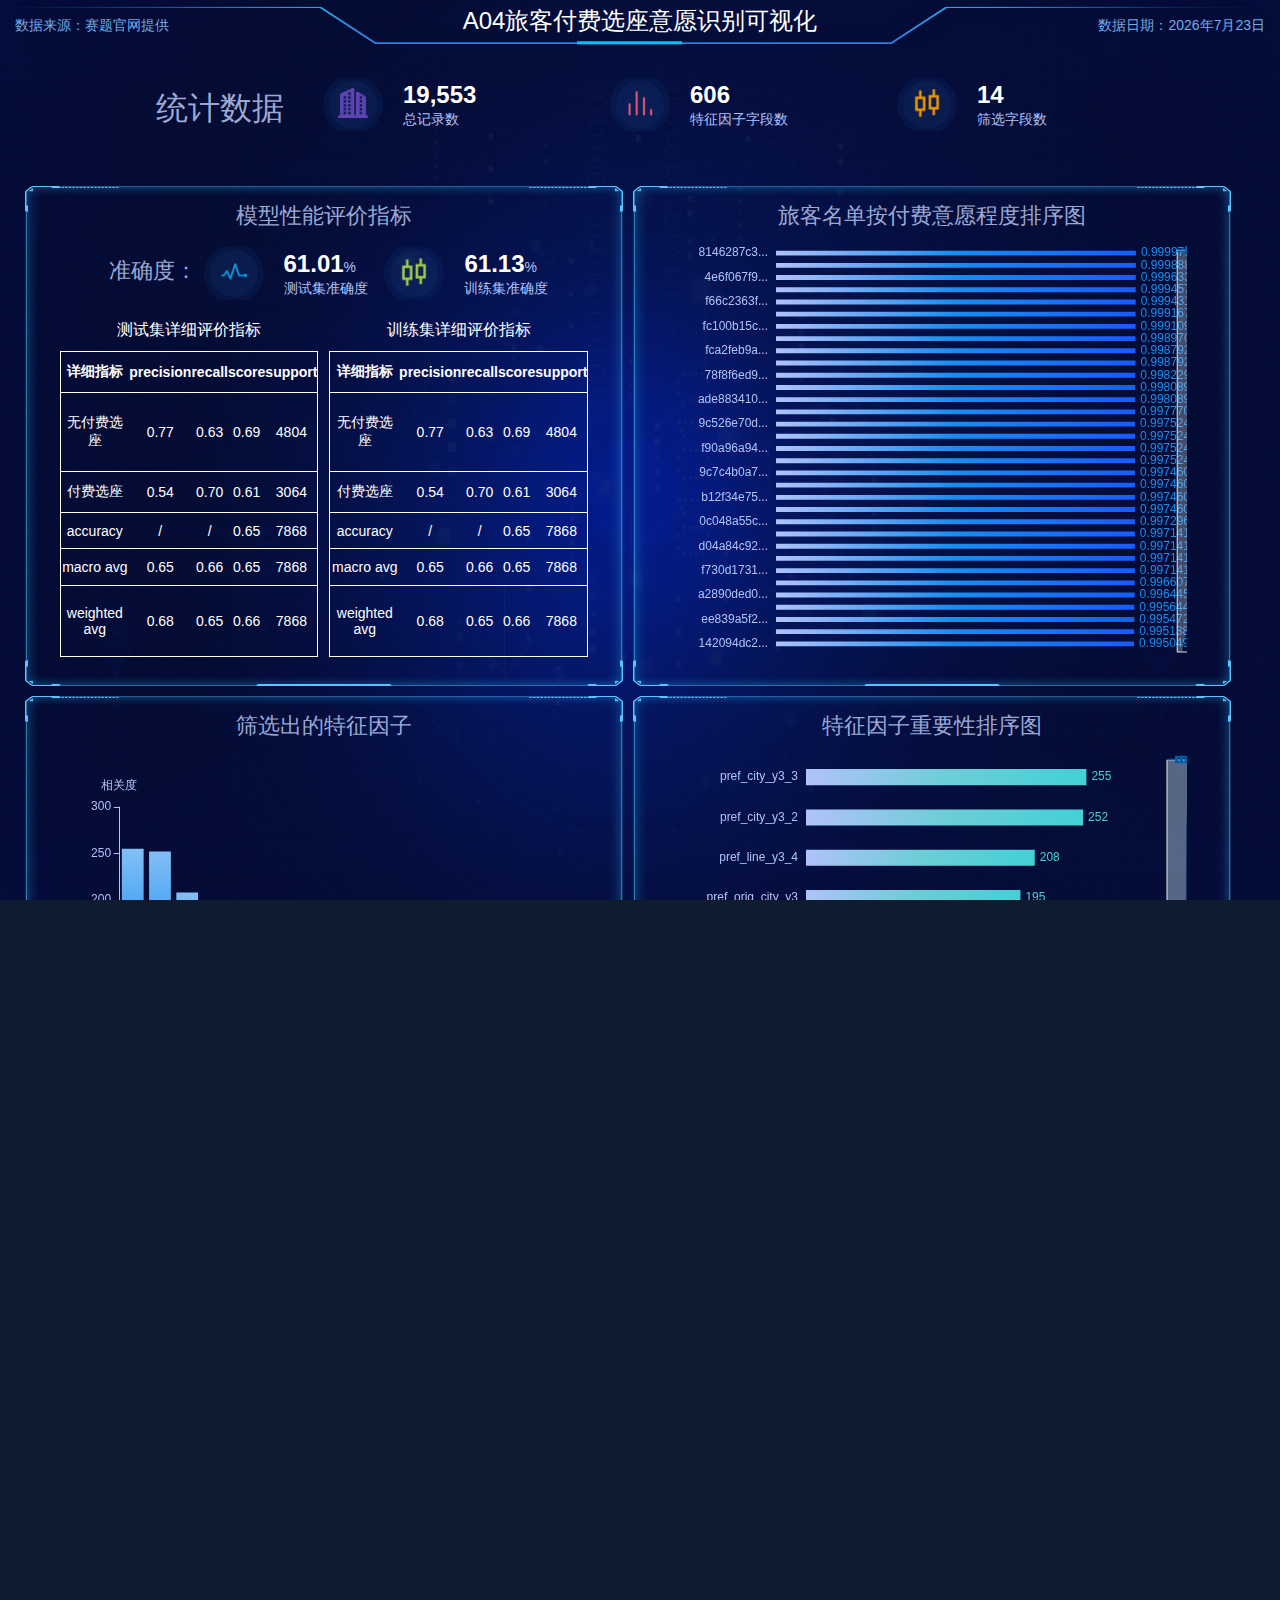
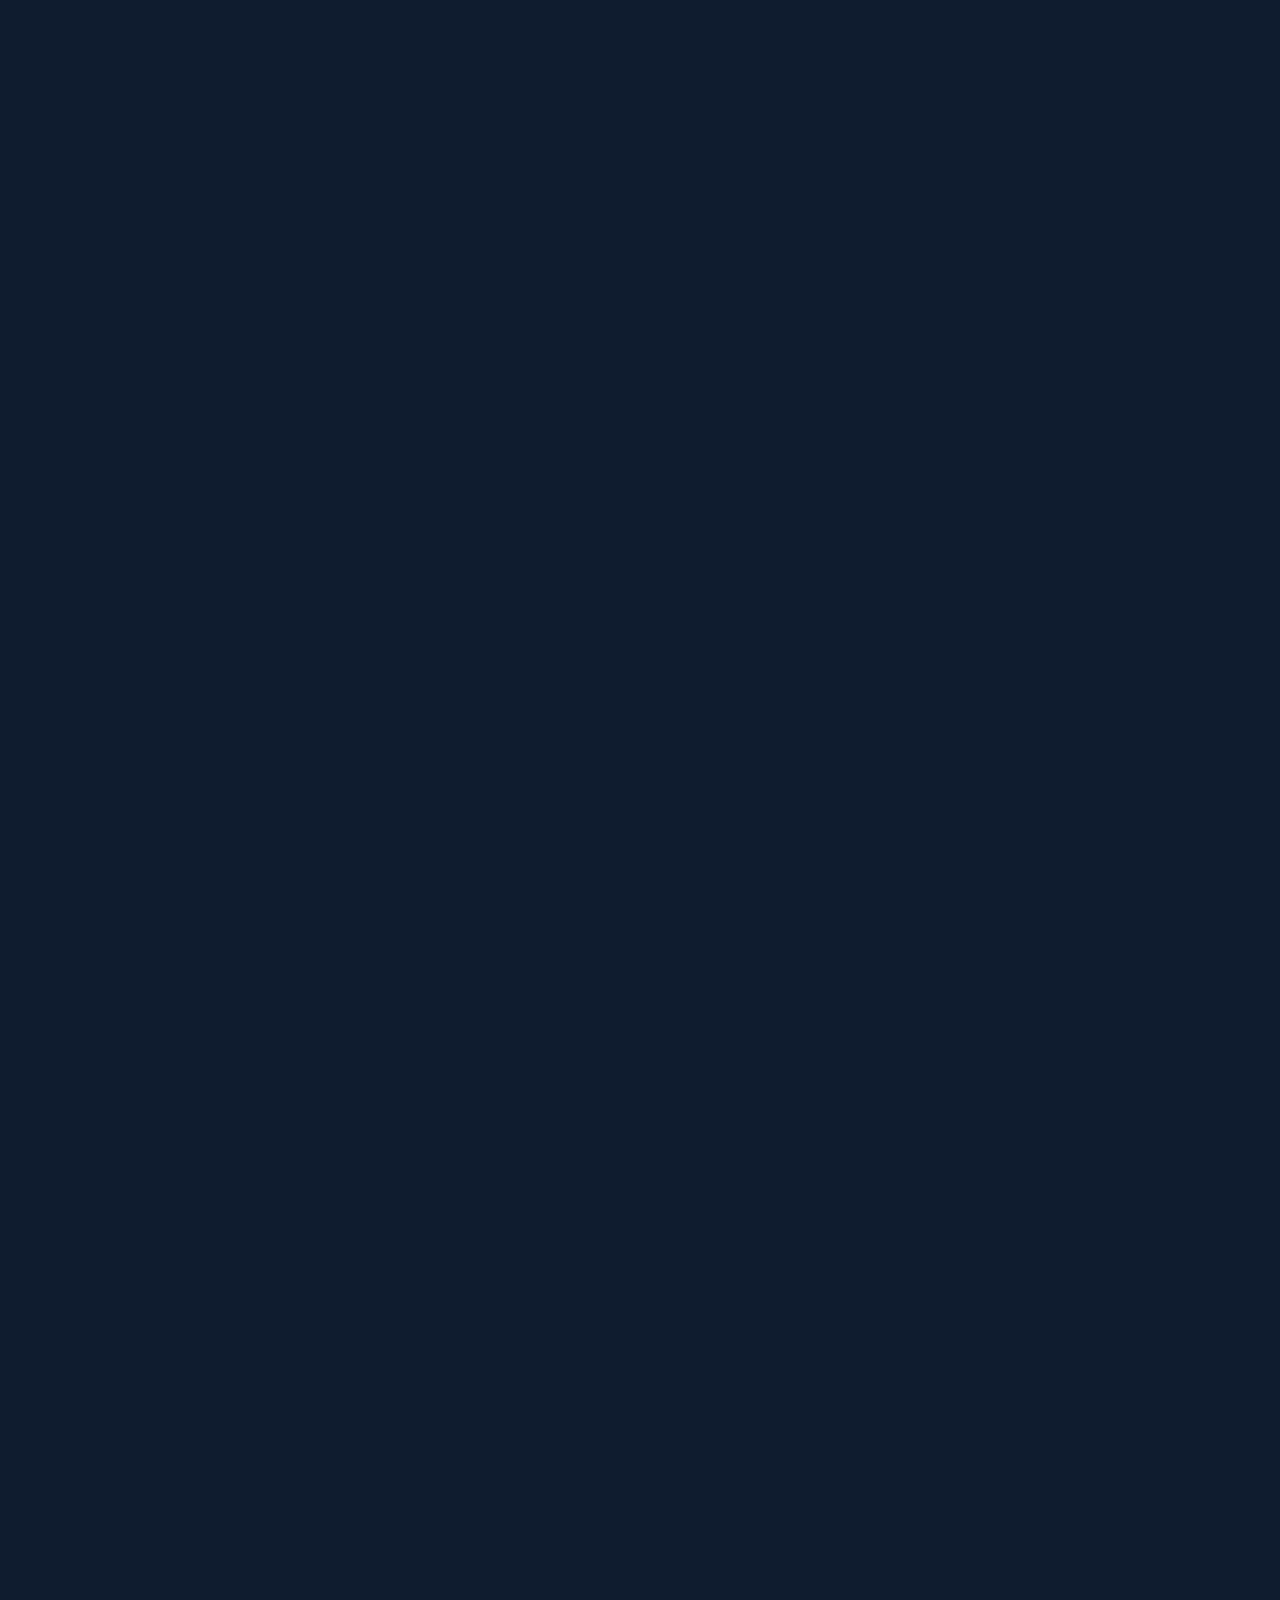
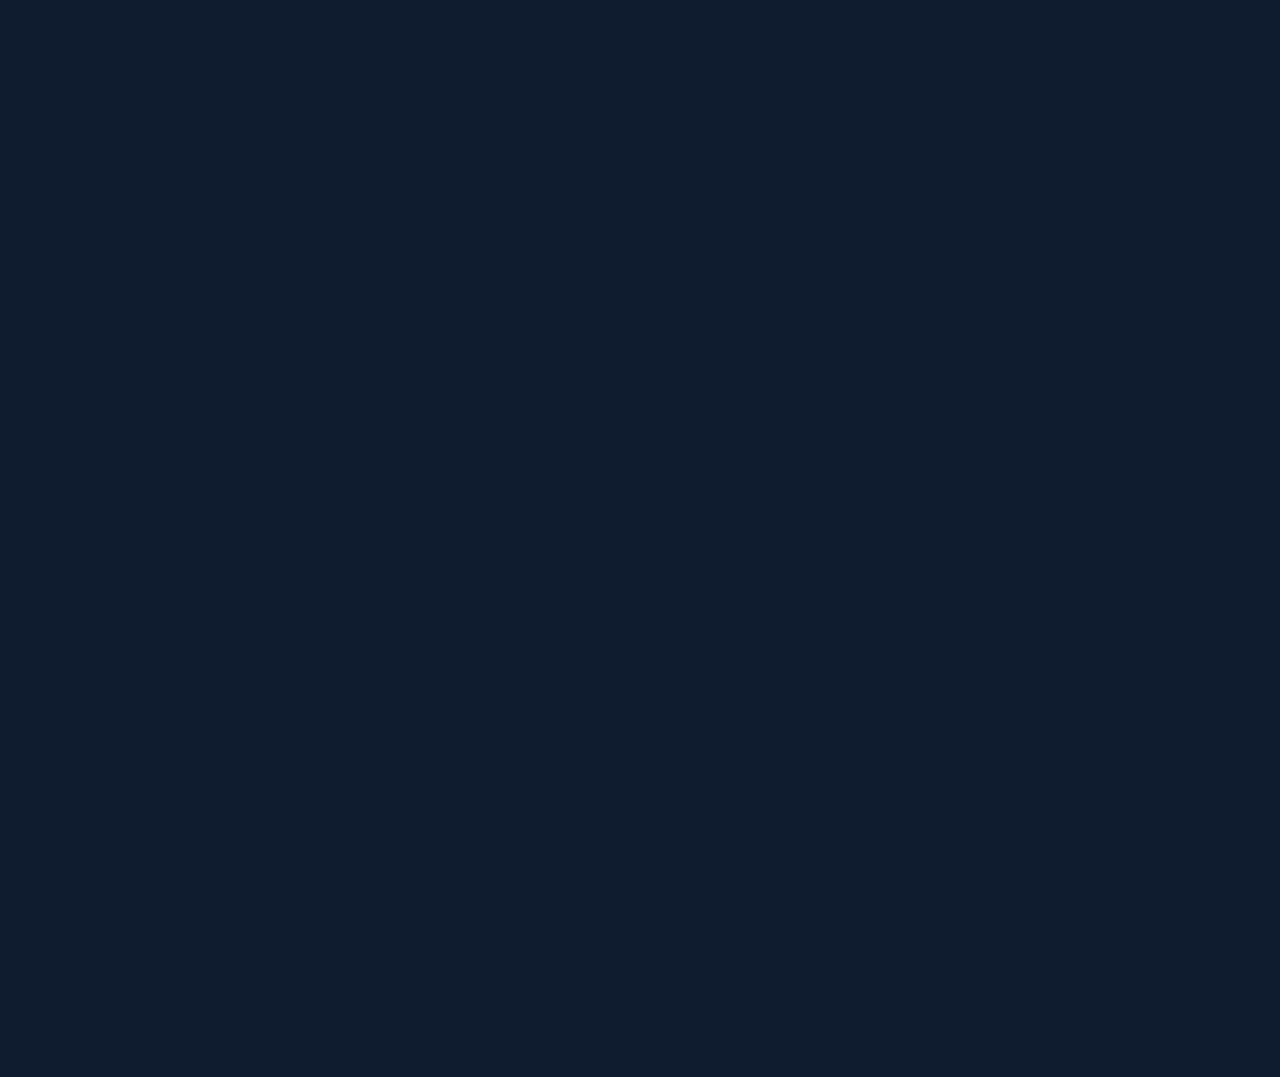
<file: index.html>
<!DOCTYPE html>
<html>
	<head>
		<meta charset="utf-8" />
		<meta name="viewport" content="width=device-width,initial-scale=1,minimum-scale=1,maximum-scale=1,user-scalable=no" />
		<title>A04旅客付费选座意愿识别可视化</title>
		<link rel="stylesheet" type="text/css" href="static/css/app.css" />
	</head>

	<body class="bg01">
		<header id="header">
			<h3 class="header-title">A04旅客付费选座意愿识别可视化</h3>
			<div class="header-info header-info-l">数据来源：赛题官网提供</div>
			<div class="header-info header-info-r">数据日期：<span id="nowDate"></span></div>
		</header>
        <div id="container">
			<div id="flexCon">
                <div class="flex-row1">
                    <div class="chart-wrapper">
							<div class="chart-done">

								<table class="data-t" style="margin-top: 30px;margin-left: auto;margin-right: auto">
									<tr >
                                        <td><h3 class="chart-title" style="font-size: 32px">统计数据</h3></td>
										<th><img src="static/img/icon-01.png" /></th>
										<td>
											<p><span id="records">0</span></p>
											<p>总记录数</p>
										</td>
										<th><img src="static/img/icon-05.png" /></th>
										<td>
											<p><span id="features">0</span></p>
											<p>特征因子字段数</p>
										</td>
                                        <th><img src="static/img/icon-02.png" /></th>
                                        <td>
											<p><span id="selects">0</span></p>
											<p>筛选字段数</p>
										</td>
									</tr>
								</table>
							</div>
						</div>
				</div>

			</div>
		</div>
        <div class="wrapper">
			<div class="container-fluid">
                <div class="row fill-h">
					<div class="fill-h" style="width: 50%;float: left;">
						<div class="fill-h">
							<div class="xpanel">
								<h3 class="chart-title">模型性能评价指标</h3>

                                <table class="data-t data-t-2" style="margin-top: 10px;margin-left: auto;margin-right: auto">
									<tr >
                                        <td><h3 class="chart-title" style="font-size: 22px">准确度：</h3></td>
										<th><img src="static/img/icon-06.png" /></th>
										<td>
											<p><span id="test_accuracy">0</span>%</p>
											<p>测试集准确度</p>
										</td>
										<th><img src="static/img/icon-07.png" /></th>
										<td>
											<p><span id="practise_accuracy">0</span>%</p>
											<p>训练集准确度</p>
										</td>
									</tr>
								</table>
								<div class="detailbox">
									<table class="detail" style="margin-top: 5px;">
										<caption>测试集详细评价指标</caption>
										<tr>
											<th>详细指标</th>
											<th>precision</th>
											<th>recall</th>
											<th>score</th>
											<th>support</th>
										</tr>
										<tr>
											<td>无付费选座</td>
											<td>0.77</td>
											<td>0.63</td>
											<td>0.69</td>
											<td>4804</td>
										</tr>
										<tr>
											<td>付费选座</td>
											<td>0.54</td>
											<td>0.70</td>
											<td>0.61</td>
											<td>3064</td>
										</tr>
										<tr>
											<td>accuracy</td>
											<td>/</td>
											<td>/</td>
											<td>0.65</td>
											<td>7868</td>
										</tr>
										<tr>
											<td>macro avg</td>
											<td>0.65</td>
											<td>0.66</td>
											<td>0.65</td>
											<td>7868</td>
										</tr>
										<tr>
											<td>weighted avg</td>
											<td>0.68</td>
											<td>0.65</td>
											<td>0.66</td>
											<td>7868</td>
										</tr>

									</table>
									<table class="detail" style="margin-top: 5px;">
										<caption>训练集详细评价指标</caption>
										<tr>
											<th>详细指标</th>
											<th>precision</th>
											<th>recall</th>
											<th>score</th>
											<th>support</th>
										</tr>
										<tr>
											<td>无付费选座</td>
											<td>0.77</td>
											<td>0.63</td>
											<td>0.69</td>
											<td>4804</td>
										</tr>
										<tr>
											<td>付费选座</td>
											<td>0.54</td>
											<td>0.70</td>
											<td>0.61</td>
											<td>3064</td>
										</tr>
										<tr>
											<td>accuracy</td>
											<td>/</td>
											<td>/</td>
											<td>0.65</td>
											<td>7868</td>
										</tr>
										<tr>
											<td>macro avg</td>
											<td>0.65</td>
											<td>0.66</td>
											<td>0.65</td>
											<td>7868</td>
										</tr>
										<tr>
											<td>weighted avg</td>
											<td>0.68</td>
											<td>0.65</td>
											<td>0.66</td>
											<td>7868</td>
										</tr>
									</table>
								</div>
							</div>
						</div>
                    </div>
                    <div class="fill-h" style="width: 50%; float: left;">
						<div class="fill-h ">
							<div class="xpanel">
								<h3 class="chart-title">旅客名单按付费意愿程度排序图</h3>
                                <div class="chart-div" id="chartr2">
                                    <div class="chart-loader"><div class="loader"></div></div>
                                </div>
							</div>
						</div>
					</div>
				</div>
                <div class="row fill-h">
					<div class="fill-h" style="width: 50%;float: left;">
						<div class="fill-h">
							<div class="xpanel">
								<h3 class="chart-title ">筛选出的特征因子</h3>
                                <div class="chart-div" id="chartl3">
                                    <div class="chart-loader"><div class="loader"></div></div>
                                </div>
							</div>
						</div>
                    </div>
                    <div class="fill-h" style="width: 50%; float: left;">
						<div class="fill-h ">
							<div class="xpanel">
								<h3 class="chart-title">特征因子重要性排序图</h3>
                                <div class="chart-div" id="chartr3">
                                    <div class="chart-loader"><div class="loader"></div></div>
                                </div>
							</div>
						</div>
					</div>
				</div>
				<div class="row fill-h">
					<div class="fill-h" style="width: 60%;float: left;">
						<div class="fill-h">
							<div class="xpanel">
								<!-- 地图飞线 -->
                                <h3 class="chart-title ">飞行航线图</h3>
								<div class="fill-h" id="flyMap"></div>
							</div>
						</div>
                    </div>
                    <div class="fill-h" style="width: 40%;float: left;">
						<div class="fill-h">
							<div class="xpanel">
								<h3 class="chart-title ">目的地(seg_route_to)与付费选座意愿占比饼图</h3>
								<div class="fill-h" id="chartr4"></div>
							</div>
						</div>
                    </div>
				</div>
                <div class="row fill-h">
                     <div class="fill-h" style="width: 100%; float: left;">
						<div class="fill-h ">
							<div class="xpanel">
                                <h3 class="chart-title ">国籍(nation_name)与付费选座占比关系</h3>
								<div class="fill-h" id="chart5"></div>
							</div>
						</div>
					</div>
                </div>
                <div class="row fill-h">
                     <div class="fill-h" style="width: 100%; float: left;">
						<div class="fill-h ">
							<div class="xpanel">
                                <h3 class="chart-title ">最近3年常飞航线(pref_line)与付费选座占比关系</h3>
								<div class="fill-h" id="chart7"></div>
							</div>
						</div>
					</div>
                </div>
                <div class="row fill-h">
                     <div class="fill-h" style="width: 100%; float: left;">
						<div class="fill-h ">
							<div class="xpanel">
                                <h3 class="chart-title ">最近3年常飞航线(pref_line)与付费选座占比关系</h3>
								<div class="fill-h" id="chart8"></div>
							</div>
						</div>
					</div>
                </div>
                <div class="row fill-h">
					<div class="fill-h" style="width: 50%;float: left;">
						<div class="fill-h">
							<div class="xpanel">
								<h3 class="chart-title ">最近3年出发城市次数最多的城市(pref_orig_city)付费意愿占比</h3>
                                <div class="chart-div" id="chartl9">
                                    <div class="chart-loader"><div class="loader"></div></div>
                                </div>
							</div>
						</div>
                    </div>
                    <div class="fill-h" style="width: 50%; float: left;">
						<div class="fill-h ">
							<div class="xpanel">
								<h3 class="chart-title">最近3年到达城市次数最多的城市(pref_dest_city)付费意愿占比</h3>
                                <div class="chart-div" id="chartr9">
                                    <div class="chart-loader"><div class="loader"></div></div>
                                </div>
							</div>
						</div>
					</div>
				</div>
                <div class="row fill-h">
                     <div class="fill-h" style="width: 100%; float: left;">
						<div class="fill-h ">
							<div class="xpanel">
                                <h3 class="chart-title ">最近Y年优选座位次数(select_seat_cnt)与付费选座占比关系</h3>
								<div class="fill-h" id="chart6"></div>
							</div>
						</div>
					</div>
                </div>

            </div>

		</div>
</div>

		<script type="text/javascript" src="static/js/jquery-3.3.1.min.js"></script>
		<script type="text/javascript" src="static/js/countUp.min.js"></script>
		<script type="text/javascript" src="static/js/echarts.min.js"></script>
		<script type="text/javascript" src="static/js/echarts-map-world.js"></script>
		<script type="text/javascript" src="static/js/echarts-map-china.js"></script>
		<script type="text/javascript" src="static/js/echarts-theme-shine.js"></script>

        <script type="text/javascript" src="static/js/getdate.js"></script>
        <script type="text/javascript" src="static/js/getchart-r2.js"></script>
        <script type="text/javascript" src="static/js/getchart-l3.js"></script>
        <script type="text/javascript" src="static/js/getchart-r3.js"></script>
        <script type="text/javascript" src="static/js/getchart-l4.js"></script>
        <script type="text/javascript" src="static/js/getchart-r4.js"></script>
        <script type="text/javascript" src="static/js/getchart-5.js"></script>
        <script type="text/javascript" src="static/js/getchart-6.js"></script>
        <script type="text/javascript" src="static/js/getchart-7.js"></script>
        <script type="text/javascript" src="static/js/getchart-8.js"></script>
        <script type="text/javascript" src="static/js/getchart-l9.js"></script>
        <script type="text/javascript" src="static/js/getchart-r9.js"></script>
	</body>
</html>
</file>
<file: static/css/app.css>
@charset "utf-8";

html, body {
	width:100%;
	height:100%;
	min-height:635px;
	font-family:"microsoft yahei", arial, sans-serif;
	background-color:#0f1c30;
	background-repeat:no-repeat;
	background-position:center;
	background-size:100% 100%;
	overflow-x:hidden;
	overflow-y:auto;
}
body.bg01 {background-image:url("../img/bg.png");}
body.bg02 {background-image:url("../img/bg02.png");}
body.bg03 {background-image:url("../img/bg03.png");}
body.bg04 {background-image:url("../img/bg04.png");}
#container{
	margin-bottom: 50px;
}
.header {
	position:relative;
	height:72px;
	background:url("../img/header.png") 0 0 / 100% 100% no-repeat;
	overflow:hidden;
}
.header h3 {
	margin:0;
	padding:0;
	line-height:50px;
	text-align:center;
	font-size:24px;
	color:#5dc2fe;
}
.wrapper {margin-left:20px;height: 500px;margin-bottom: 20px;width: 95%}
.container-fluid {height:100%;min-height:100%;}
.row {margin-bottom: 10px;}
.xpanel-wrapper {padding-bottom:15px;box-sizing:border-box;}
.xpanel-wrapper-1 {height:100%;}
.xpanel-wrapper-2 {height:50%;}
.xpanel-wrapper-3 {height:33.33333%;}
.xpanel {
	padding:15px;
	height:100%;
	min-height:170px;
	background:url("../img/panel.png") center no-repeat;
	background-size:100% 100%;
	box-sizing:border-box;
	margin: 5px;
}
.detailbox{
	width: 97%;
	height: 65%;
	margin: 15px auto auto auto;
}
.detail{
	width: 47%;
	height: 100%;
	float: left;	
	text-align: center;
	border: 1px solid #ffffff;
	color: white;
	border-collapse: collapse;
    border-spacing: 0;
	empty-cells: show;
	overflow-y: scroll;
	margin-left: 2%;
}
.detail caption{
	margin-bottom: 10px;
}
.detail td,.detail th{
	font-size: 14px;
	border-width: 0 0 1px 0;
    border-bottom: 1px solid #ffffff;
}
.detail tbody>tr:last-child>td{
	border-bottom-width: 0;
}
/* tool */
.fill-h {height:100%;min-height:100%;}
.no-margin {margin:0 !important;}
.no-padding {padding:0 !important;}

/* scrollbar */
::-webkit-scrollbar {width:0;height:0;}
::-webkit-scrollbar-track {background-color:transparent;}
::-webkit-scrollbar-thumb {border-radius:5px;background-color:rgba(0, 0, 0, 0.3);}


/* global */
* {margin:0;padding:0;box-sizing:border-box;}


/* layout */
#header {
	position:relative;
	height:72px;
	background:url("../img/header.png") 0 0 / 100% 100% no-repeat;
	overflow:hidden;
}
.header-title {line-height:64px;text-align:center;font-size:34px;font-weight:400;color:#fff;}
.header-info {position:absolute;top:32px;font-size:18px;color:#73aae5;}
.header-info-l {left:20px;}
.header-info-r {right:20px;}
#footer {
	position:absolute;
	bottom:0;
	left:0;
	right:0;
	height:28px;
	background:url("../img/footer.png") 0 0 / 100% 100% no-repeat;
}
/*#container {position:absolute;top:72px;bottom:22px;left:0;right:0;}*/

#flexCon {
	display:-webkit-flex;
	display:-ms-flexbox;
	display:flex;
	-webkit-flex-direction:column;
	-ms-flex-direction:column;
	flex-direction:column;
}
.flex-row1 {
	-webkit-flex:0.2;
	-ms-flex:0.2;
	flex:0.2;
	display:-webkit-flex;
	display:-ms-flexbox;
	display:flex;
}
.flex-row {
	width: 95%;
	-webkit-flex:1;
	-ms-flex:1;
	flex:1;
	display:-webkit-flex;
	display:-ms-flexbox;
	display:flex;
	margin: 20px;
	height: 530px;
}
.flex-cell {-webkit-flex:1;-ms-flex:1;flex:1;padding:15px;}
.flex-cell-l,
.flex-cell-r {-webkit-flex:2;-ms-flex:2;flex:2;}
.flex-cell-c {-webkit-flex:3;-ms-flex:3;flex:3;}
.flex-cell-lc {-webkit-flex:5;-ms-flex:5;flex:5;}

.chart-wrapper {position:relative;height:100%;}

.chart-title {height:32px;font-size:20px;font-weight:500;color:#9aa8d4;text-align: center}
.chart-div {width: 90%;height: 90%;margin-left: 5%}
.data-t {table-layout:fixed;width:85%;height:100%;border-collapse:collapse;}
.data-t-2 {table-layout:fixed;width:85%;height:10%;border-collapse:collapse;}
.data-t th,
.data-t td {min-height:48px;}
.data-t th {width:60px;text-align:center;background:url("../img/icon-bg.png") center / 100% no-repeat}
.data-t th img {width:30px;height:30px;}
.data-t td {padding-left:20px;}
.data-t p {margin:5px 0;line-height:1;font-size:14px;color:#b0c2f9;}
.data-t p span {font-size:32px;font-weight:bold;color:#fff;}

/* media query */
@media (max-width:1900px) {
	#header {height:48px;}
	.header-title {line-height:42px;font-size:24px;}
	.header-info {top:17px;font-size:14px;}
	.header-info-l {left:15px;}
	.header-info-r {right:15px;}
	.flex-cell {padding:10px;}
	.chart-title {height:36px;font-size:22px;}
	.data-t p span {font-size:24px;}
	#footer {height:16px;}
	#container {top:48px;bottom:12px;}
}

.chart-loader {
	z-index:99;
	width:100%;
	height:100%;
	margin-left: 20%;
	margin-top: 20%;
	background:rgba(255, 255, 255, 0);
	transition:all .8s;
}
.chart-loader .loader {
	width:60px;
	height:60px;
	margin-left: 20%;
	margin-top: 20%;
	border:3px solid transparent;
	border-top-color:#3498db;
	border-radius:50% !important;
	-webkit-animation:spin 2s linear infinite;
	animation:spin 2s linear infinite;
}
.chart-loader .loader:before {
	content:"";
	margin-left: 20%;
	margin-top: 20%;
	border:3px solid transparent;
	border-top-color:#e74c3c;
	border-radius:50% !important;
	-webkit-animation:spin 3s linear infinite;
	animation:spin 3s linear infinite;
}
.chart-loader .loader:after {
	content:"";
	margin-left: 40%;
	margin-top: 40%;
	border:3px solid transparent;
	border-top-color:#f9c922;
	border-radius:50% !important;
	-webkit-animation:spin 1.5s linear infinite;
	animation:spin 1.5s linear infinite;
}
.chart-done .chart-loader {display:none;}
@-webkit-keyframes spin {
	0% {
		-webkit-transform: rotate(0deg);
		-ms-transform: rotate(0deg);
		transform: rotate(0deg)
	}
	100% {
		-webkit-transform: rotate(360deg);
		-ms-transform: rotate(360deg);
		transform: rotate(360deg)
	}
}
@keyframes spin {
	0% {
		-webkit-transform: rotate(0deg);
		-ms-transform: rotate(0deg);
		transform: rotate(0deg)
	}
	100% {
		-webkit-transform: rotate(360deg);
		-ms-transform: rotate(360deg);
		transform: rotate(360deg)
	}
}
</file>
